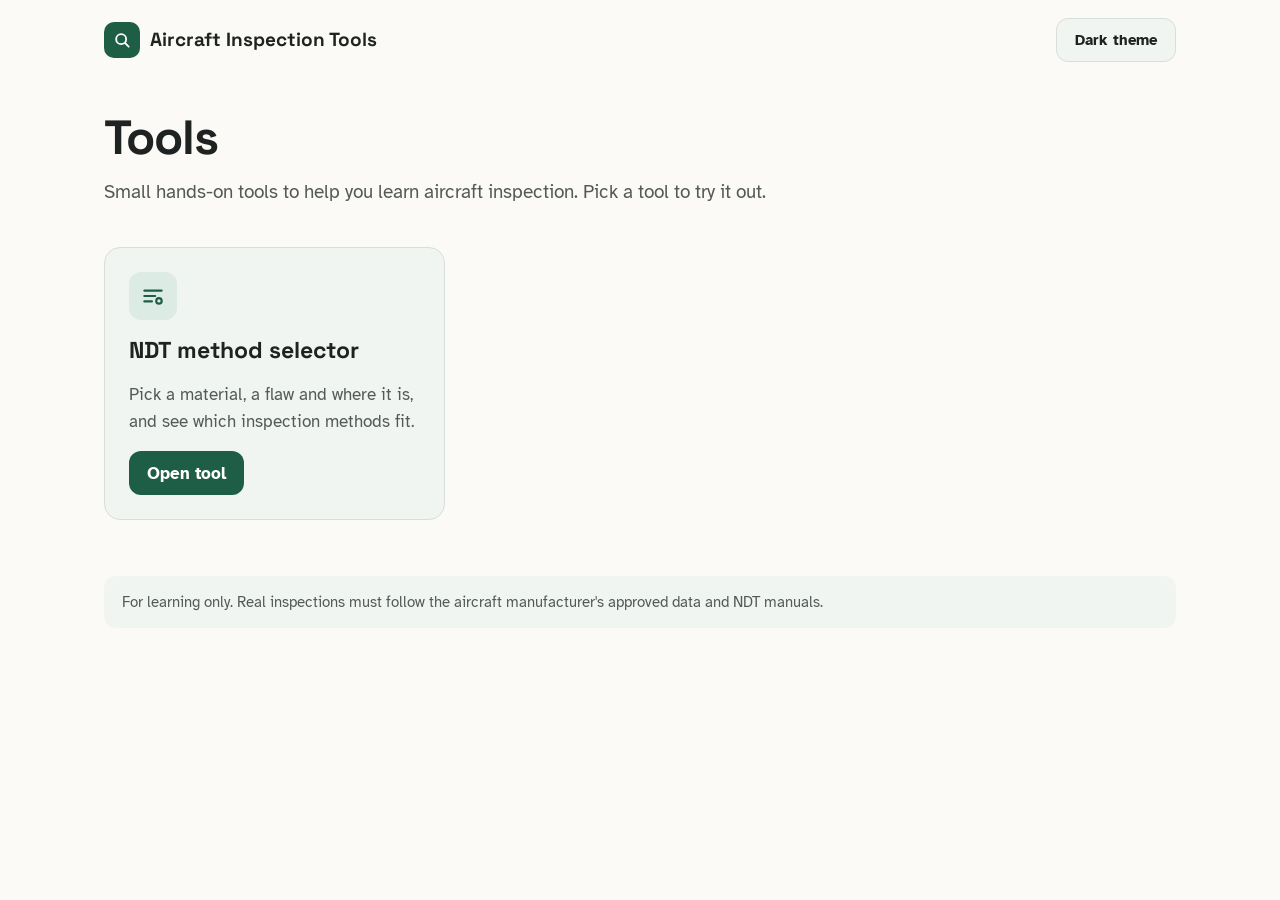
<file: index.html>
<!doctype html>
<html lang="en" data-theme="light">
<head>
  <meta charset="utf-8">
  <meta name="viewport" content="width=device-width, initial-scale=1">
  <title>Aircraft Inspection Tools</title>
  <script>
    // Apply the saved theme before the page draws. Light is the default.
    try {
      if (localStorage.getItem("theme") === "dark") {
        document.documentElement.setAttribute("data-theme", "dark");
      }
    } catch (e) {}
  </script>
  <link rel="preconnect" href="https://fonts.googleapis.com">
  <link rel="preconnect" href="https://fonts.gstatic.com" crossorigin>
  <link rel="stylesheet" href="https://fonts.googleapis.com/css2?family=Atkinson+Hyperlegible:wght@400;700&family=Space+Grotesk:wght@500;700&display=swap">
  <link rel="stylesheet" href="css/styles.css">
  <script src="js/theme.js" defer></script>
</head>
<body>
  <header class="site-header">
    <div class="container">
      <a class="site-title" href="index.html">
        <span class="logo-mark" aria-hidden="true">
          <svg width="20" height="20" viewBox="0 0 24 24" fill="none" stroke="currentColor" stroke-width="2.2" stroke-linecap="round" stroke-linejoin="round"><circle cx="11" cy="11" r="6"/><path d="M20 20l-4.5-4.5"/></svg>
        </span>
        Aircraft Inspection Tools
      </a>
      <button class="theme-toggle" type="button">Dark theme</button>
    </div>
  </header>

  <main class="container">
    <h1>Tools</h1>
    <p class="intro">Small hands-on tools to help you learn aircraft inspection. Pick a tool to try it out.</p>

    <ul class="tool-grid">
      <li>
        <a class="tool-card" href="tools/ndt-method-selector.html">
          <span class="tool-icon" aria-hidden="true">
            <svg width="26" height="26" viewBox="0 0 24 24" fill="none" stroke="currentColor" stroke-width="2" stroke-linecap="round" stroke-linejoin="round"><path d="M4 7h16M4 12h10M4 17h7"/><circle cx="17.5" cy="16.5" r="2.5"/></svg>
          </span>
          <h2>NDT method selector</h2>
          <p>Pick a material, a flaw and where it is, and see which inspection methods fit.</p>
          <span class="button-like">Open tool</span>
        </a>
      </li>
    </ul>
  </main>

  <footer class="site-footer">
    <div class="container">
      <p>For learning only. Real inspections must follow the aircraft manufacturer's approved data and NDT manuals.</p>
    </div>
  </footer>
</body>
</html>
</file>
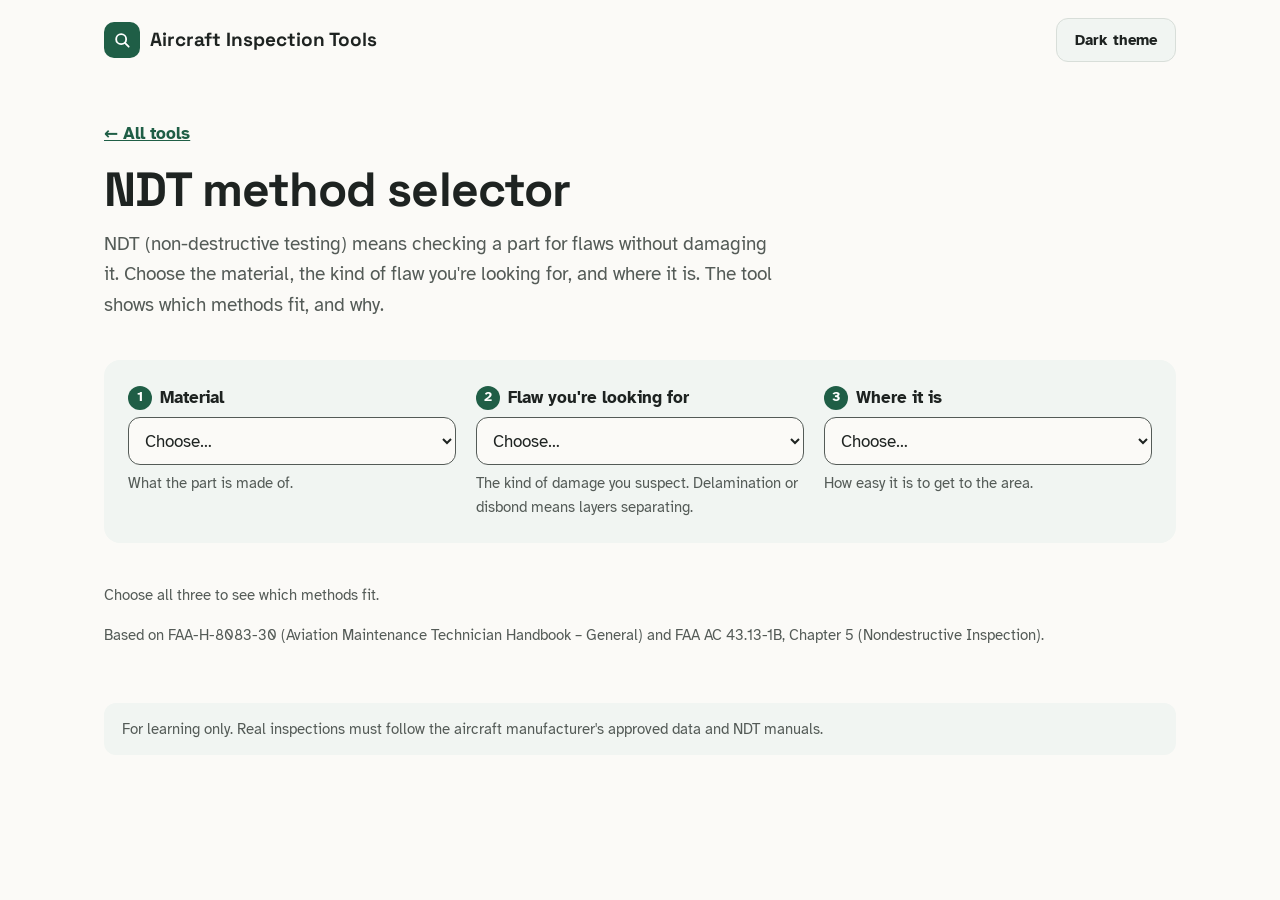
<file: tools/ndt-method-selector.html>
<!doctype html>
<html lang="en" data-theme="light">
<head>
  <meta charset="utf-8">
  <meta name="viewport" content="width=device-width, initial-scale=1">
  <title>NDT Method Selector — Aircraft Inspection Tools</title>
  <script>
    // Apply the saved theme before the page draws. Light is the default.
    try {
      if (localStorage.getItem("theme") === "dark") {
        document.documentElement.setAttribute("data-theme", "dark");
      }
    } catch (e) {}
  </script>
  <link rel="preconnect" href="https://fonts.googleapis.com">
  <link rel="preconnect" href="https://fonts.gstatic.com" crossorigin>
  <link rel="stylesheet" href="https://fonts.googleapis.com/css2?family=Atkinson+Hyperlegible:wght@400;700&family=Space+Grotesk:wght@500;700&display=swap">
  <link rel="stylesheet" href="../css/styles.css">
  <script src="../js/theme.js" defer></script>
  <script src="../js/ndt-method-selector.js" defer></script>
</head>
<body>
  <header class="site-header">
    <div class="container">
      <a class="site-title" href="../index.html">
        <span class="logo-mark" aria-hidden="true">
          <svg width="20" height="20" viewBox="0 0 24 24" fill="none" stroke="currentColor" stroke-width="2.2" stroke-linecap="round" stroke-linejoin="round"><circle cx="11" cy="11" r="6"/><path d="M20 20l-4.5-4.5"/></svg>
        </span>
        Aircraft Inspection Tools
      </a>
      <button class="theme-toggle" type="button">Dark theme</button>
    </div>
  </header>

  <main class="container">
    <a class="back-link" href="../index.html">← All tools</a>
    <h1>NDT method selector</h1>
    <p class="intro">NDT (non-destructive testing) means checking a part for flaws without damaging it. Choose the material, the kind of flaw you're looking for, and where it is. The tool shows which methods fit, and why.</p>

    <form id="ndt-form" class="form-grid">
      <div class="field">
        <label for="material"><span class="step" aria-hidden="true">1</span>Material</label>
        <select id="material" name="material" aria-describedby="material-hint">
          <option value="" selected disabled>Choose…</option>
          <option value="al">Aluminium alloy</option>
          <option value="steel">Steel (magnetic)</option>
          <option value="nonmag">Titanium or non-magnetic stainless steel</option>
          <option value="composite">Solid composite (carbon or glass fibre)</option>
          <option value="honeycomb">Composite honeycomb panel</option>
        </select>
        <p class="hint" id="material-hint">What the part is made of.</p>
      </div>

      <div class="field">
        <label for="defect"><span class="step" aria-hidden="true">2</span>Flaw you're looking for</label>
        <select id="defect" name="defect" aria-describedby="defect-hint">
          <option value="" selected disabled>Choose…</option>
          <option value="surfaceCrack">Crack on the surface</option>
          <option value="holeCrack">Crack at a fastener hole</option>
          <option value="corrosion">Corrosion or thinning</option>
          <option value="delam">Delamination or disbond</option>
          <option value="internal">Flaw deep inside (void or inclusion)</option>
          <option value="water">Water inside the panel</option>
        </select>
        <p class="hint" id="defect-hint">The kind of damage you suspect. Delamination or disbond means layers separating.</p>
      </div>

      <div class="field">
        <label for="access"><span class="step" aria-hidden="true">3</span>Where it is</label>
        <select id="access" name="access" aria-describedby="access-hint">
          <option value="" selected disabled>Choose…</option>
          <option value="bare">Bare surface I can reach</option>
          <option value="coated">Painted or coated surface</option>
          <option value="hidden">Hidden behind other structure</option>
        </select>
        <p class="hint" id="access-hint">How easy it is to get to the area.</p>
      </div>
    </form>

    <div id="results" class="results" aria-live="polite"></div>

    <p class="source">Based on FAA-H-8083-30 (Aviation Maintenance Technician Handbook – General) and FAA AC 43.13-1B, Chapter 5 (Nondestructive Inspection).</p>
  </main>

  <footer class="site-footer">
    <div class="container">
      <p>For learning only. Real inspections must follow the aircraft manufacturer's approved data and NDT manuals.</p>
    </div>
  </footer>
</body>
</html>
</file>
<file: css/styles.css>
/* Shared styles for every page — design "Study Notebook".
   Fonts: Space Grotesk (headings) and Atkinson Hyperlegible (body, built
   for readability). Colours live in variables so both themes stay in sync. */

:root {
  --bg: #fbfaf7;
  --surface: #f1f5f2;
  --text: #1e2321;
  --text-muted: #545b57;
  --border: #d8ded9;
  --accent: #1f5e46;
  --accent-soft: #dcebe3;
  --accent-border: #b9d6c6;
  --on-accent: #ffffff;
  --focus: #1f5e46;

  --font-heading: "Space Grotesk", system-ui, -apple-system, "Segoe UI", Roboto, sans-serif;
  --font-body: "Atkinson Hyperlegible", system-ui, -apple-system, "Segoe UI", Roboto, sans-serif;
}

[data-theme="dark"] {
  --bg: #151917;
  --surface: #1d2420;
  --text: #e9eeea;
  --text-muted: #a8b2ac;
  --border: #33403a;
  --accent: #7fd1a8;
  --accent-soft: #23332b;
  --accent-border: #35503f;
  --on-accent: #102018;
  --focus: #7fd1a8;
}

*,
*::before,
*::after {
  box-sizing: border-box;
}

body {
  margin: 0;
  background: var(--bg);
  color: var(--text);
  font-family: var(--font-body);
  font-size: 1.0625rem;
  line-height: 1.6;
}

a {
  color: var(--accent);
}

:focus-visible {
  outline: 3px solid var(--focus);
  outline-offset: 2px;
}

h1,
h2,
h3 {
  font-family: var(--font-heading);
  font-weight: 700;
}

/* Centred column with side padding so content never touches the screen edge. */
.container {
  width: 100%;
  max-width: 70rem;
  margin: 0 auto;
  padding-left: 1.5rem;
  padding-right: 1.5rem;
}

/* Header */
.site-header .container {
  display: flex;
  flex-wrap: wrap;
  align-items: center;
  justify-content: space-between;
  gap: 0.75rem;
  padding-top: 1.125rem;
  padding-bottom: 1.125rem;
}

.site-title {
  display: flex;
  align-items: center;
  gap: 0.625rem;
  font-family: var(--font-heading);
  font-size: 1.1875rem;
  font-weight: 700;
  color: var(--text);
  text-decoration: none;
}

.logo-mark {
  display: flex;
  align-items: center;
  justify-content: center;
  width: 2.25rem;
  height: 2.25rem;
  border-radius: 0.625rem;
  background: var(--accent);
  color: var(--on-accent);
}

.theme-toggle {
  min-height: 44px;
  padding: 0 1.125rem;
  font: inherit;
  font-size: 0.9375rem;
  font-weight: 700;
  color: var(--text);
  background: var(--surface);
  border: 1px solid var(--border);
  border-radius: 0.75rem;
  cursor: pointer;
}

/* Main content */
main {
  padding-top: 2rem;
  padding-bottom: 3.5rem;
}

h1 {
  font-size: 2.25rem;
  line-height: 1.1;
  letter-spacing: -0.02em;
  margin: 0 0 0.75rem;
}

@media (min-width: 768px) {
  h1 {
    font-size: 3rem;
  }
}

.intro {
  color: var(--text-muted);
  font-size: 1.1875rem;
  margin: 0 0 2.5rem;
  max-width: 42rem;
}

.back-link {
  display: inline-flex;
  align-items: center;
  min-height: 44px;
  margin-bottom: 0.5rem;
  font-weight: 700;
}

/* Tool cards: 1 column on phones, 2 on tablets, 3 on desktops. */
.tool-grid {
  list-style: none;
  margin: 0;
  padding: 0;
  display: grid;
  grid-template-columns: 1fr;
  gap: 1.5rem;
}

@media (min-width: 600px) {
  .tool-grid {
    grid-template-columns: repeat(2, 1fr);
  }
}

@media (min-width: 960px) {
  .tool-grid {
    grid-template-columns: repeat(3, 1fr);
  }
}

.tool-card {
  display: flex;
  flex-direction: column;
  gap: 0.75rem;
  height: 100%;
  padding: 1.5rem;
  color: var(--text);
  text-decoration: none;
  background: var(--surface);
  border: 1px solid var(--border);
  border-radius: 1rem;
}

.tool-card:hover {
  border-color: var(--accent);
}

.tool-icon {
  display: flex;
  align-items: center;
  justify-content: center;
  width: 3rem;
  height: 3rem;
  border-radius: 0.75rem;
  background: var(--accent-soft);
  color: var(--accent);
}

.tool-card h2 {
  font-size: 1.4375rem;
  margin: 0;
}

.tool-card p {
  margin: 0;
  color: var(--text-muted);
}

.button-like {
  align-self: flex-start;
  display: inline-flex;
  align-items: center;
  min-height: 44px;
  padding: 0 1.125rem;
  margin-top: 0.25rem;
  font-weight: 700;
  color: var(--on-accent);
  background: var(--accent);
  border-radius: 0.75rem;
}

/* Tool forms: fields stack on phones, sit side by side on wider screens. */
.form-grid {
  display: grid;
  grid-template-columns: 1fr;
  gap: 1.25rem;
  padding: 1.5rem;
  margin-bottom: 2.5rem;
  background: var(--surface);
  border-radius: 1rem;
}

@media (min-width: 768px) {
  .form-grid {
    grid-template-columns: repeat(3, 1fr);
  }
}

.field label {
  display: flex;
  align-items: center;
  gap: 0.5rem;
  font-weight: 700;
  margin-bottom: 0.375rem;
}

.step {
  display: inline-flex;
  align-items: center;
  justify-content: center;
  flex: none;
  width: 1.5rem;
  height: 1.5rem;
  font-size: 0.875rem;
  border-radius: 999px;
  color: var(--on-accent);
  background: var(--accent);
}

.field select {
  width: 100%;
  min-height: 48px;
  font: inherit;
  padding: 0 0.75rem;
  color: var(--text);
  background: var(--bg);
  border: 1px solid var(--text-muted);
  border-radius: 0.75rem;
}

.hint {
  margin: 0.375rem 0 0;
  font-size: 0.9375rem;
  color: var(--text-muted);
}

/* Tool results */
.note {
  padding: 0.875rem 1.125rem;
  margin: 0 0 1.5rem;
  background: var(--surface);
  border: 1px solid var(--border);
  border-radius: 0.75rem;
}

.result-group {
  margin-bottom: 1.5rem;
  padding: 1.25rem 1.5rem;
  background: var(--bg);
  border: 1px solid var(--border);
  border-radius: 1rem;
}

.result-recommended {
  background: var(--accent-soft);
  border-color: var(--accent-border);
}

.result-group h2 {
  display: flex;
  align-items: center;
  gap: 0.625rem;
  font-size: 1.5rem;
  margin: 0 0 0.25rem;
}

.result-recommended h2 svg {
  color: var(--accent);
}

.result-unsuitable h2 svg {
  color: var(--text-muted);
}

.result-group > .hint {
  margin-top: 0.5rem;
}

.method-list {
  list-style: none;
  margin: 0;
  padding: 0;
}

.method-list li {
  padding: 0.875rem 0;
  border-top: 1px solid var(--border);
}

.result-recommended .method-list li {
  border-top-color: var(--accent-border);
}

.method-list h3 {
  font-size: 1.1875rem;
  margin: 0 0 0.125rem;
}

.method-list p {
  margin: 0;
}

.method-list details {
  margin-top: 0.375rem;
  font-size: 0.9375rem;
}

.method-list summary {
  color: var(--accent);
  font-weight: 700;
  cursor: pointer;
}

.method-list details p {
  margin-top: 0.25rem;
  color: var(--text-muted);
}

.source {
  margin: 1rem 0 0;
  font-size: 0.9375rem;
  color: var(--text-muted);
}

/* Footer */
.site-footer {
  padding-bottom: 1.5rem;
}

.site-footer p {
  margin: 0;
  padding: 0.875rem 1.125rem;
  font-size: 0.9375rem;
  color: var(--text-muted);
  background: var(--surface);
  border-radius: 0.75rem;
}
</file>
